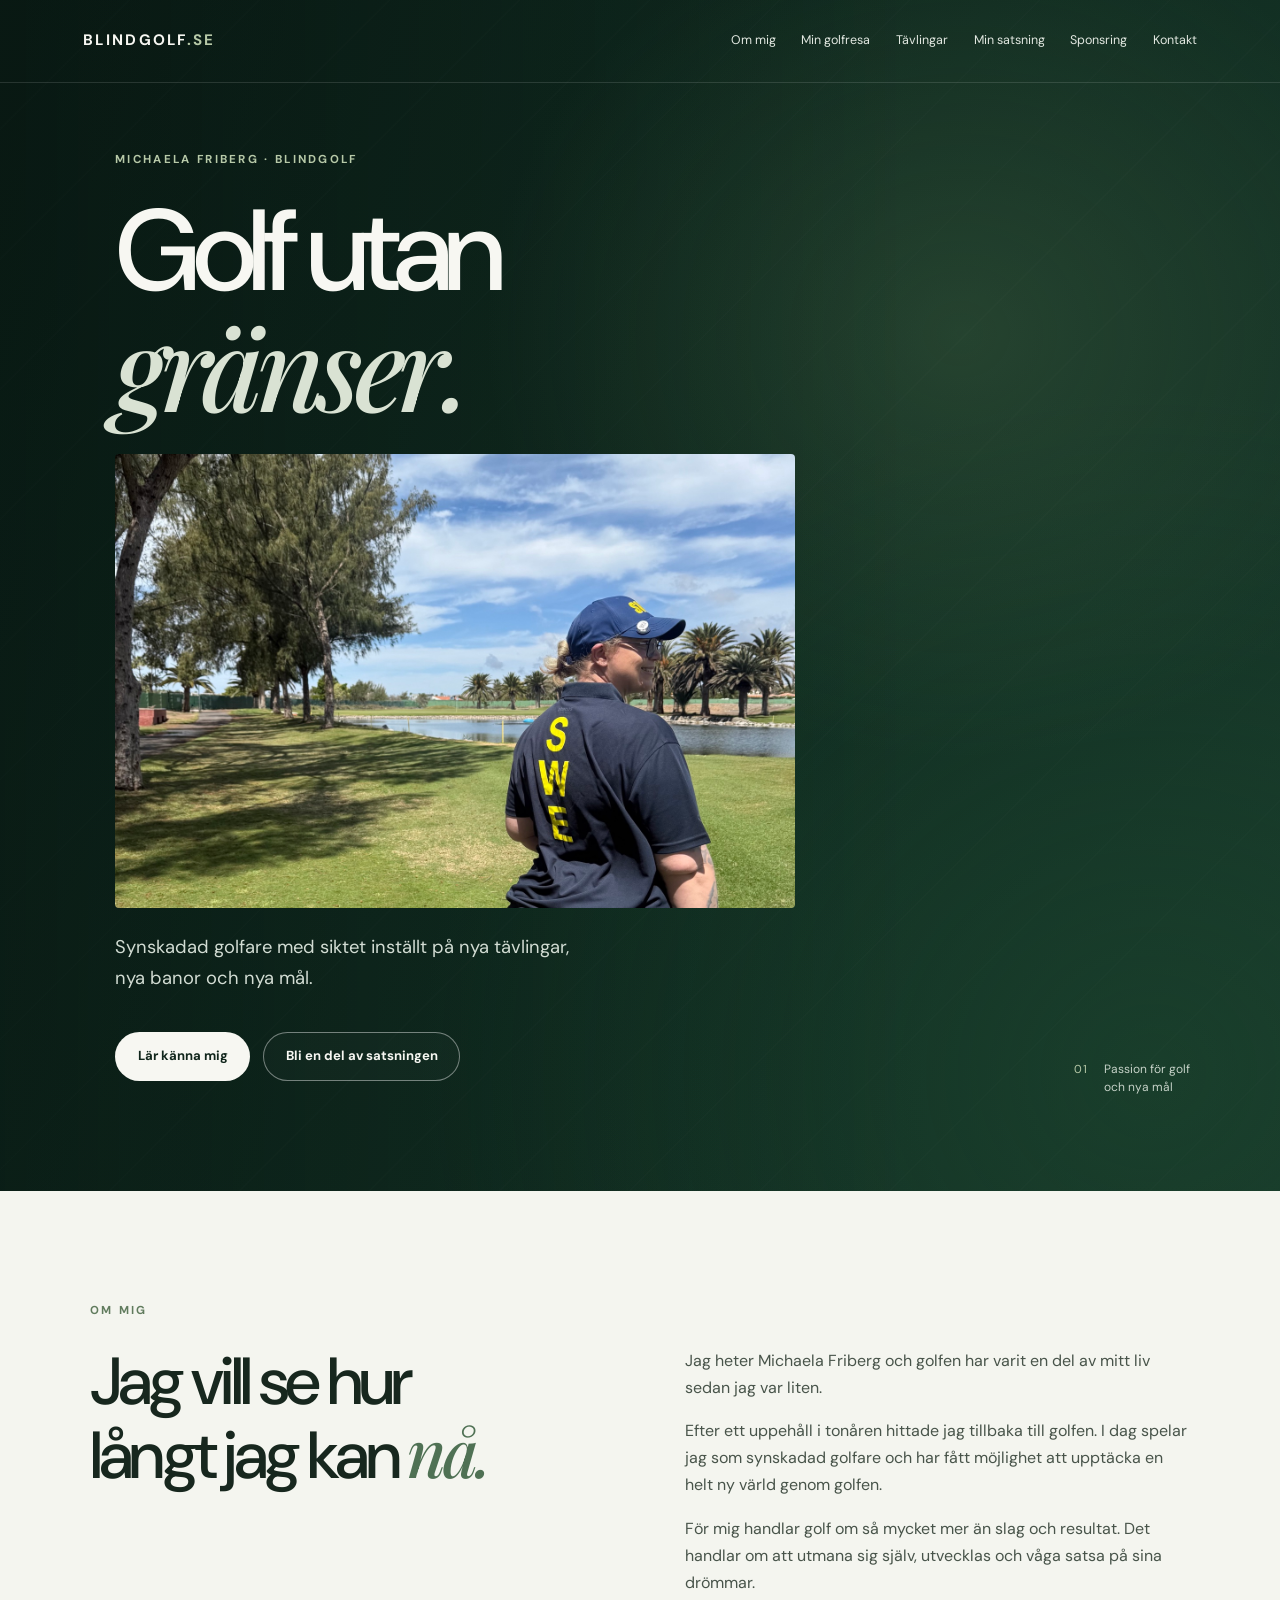
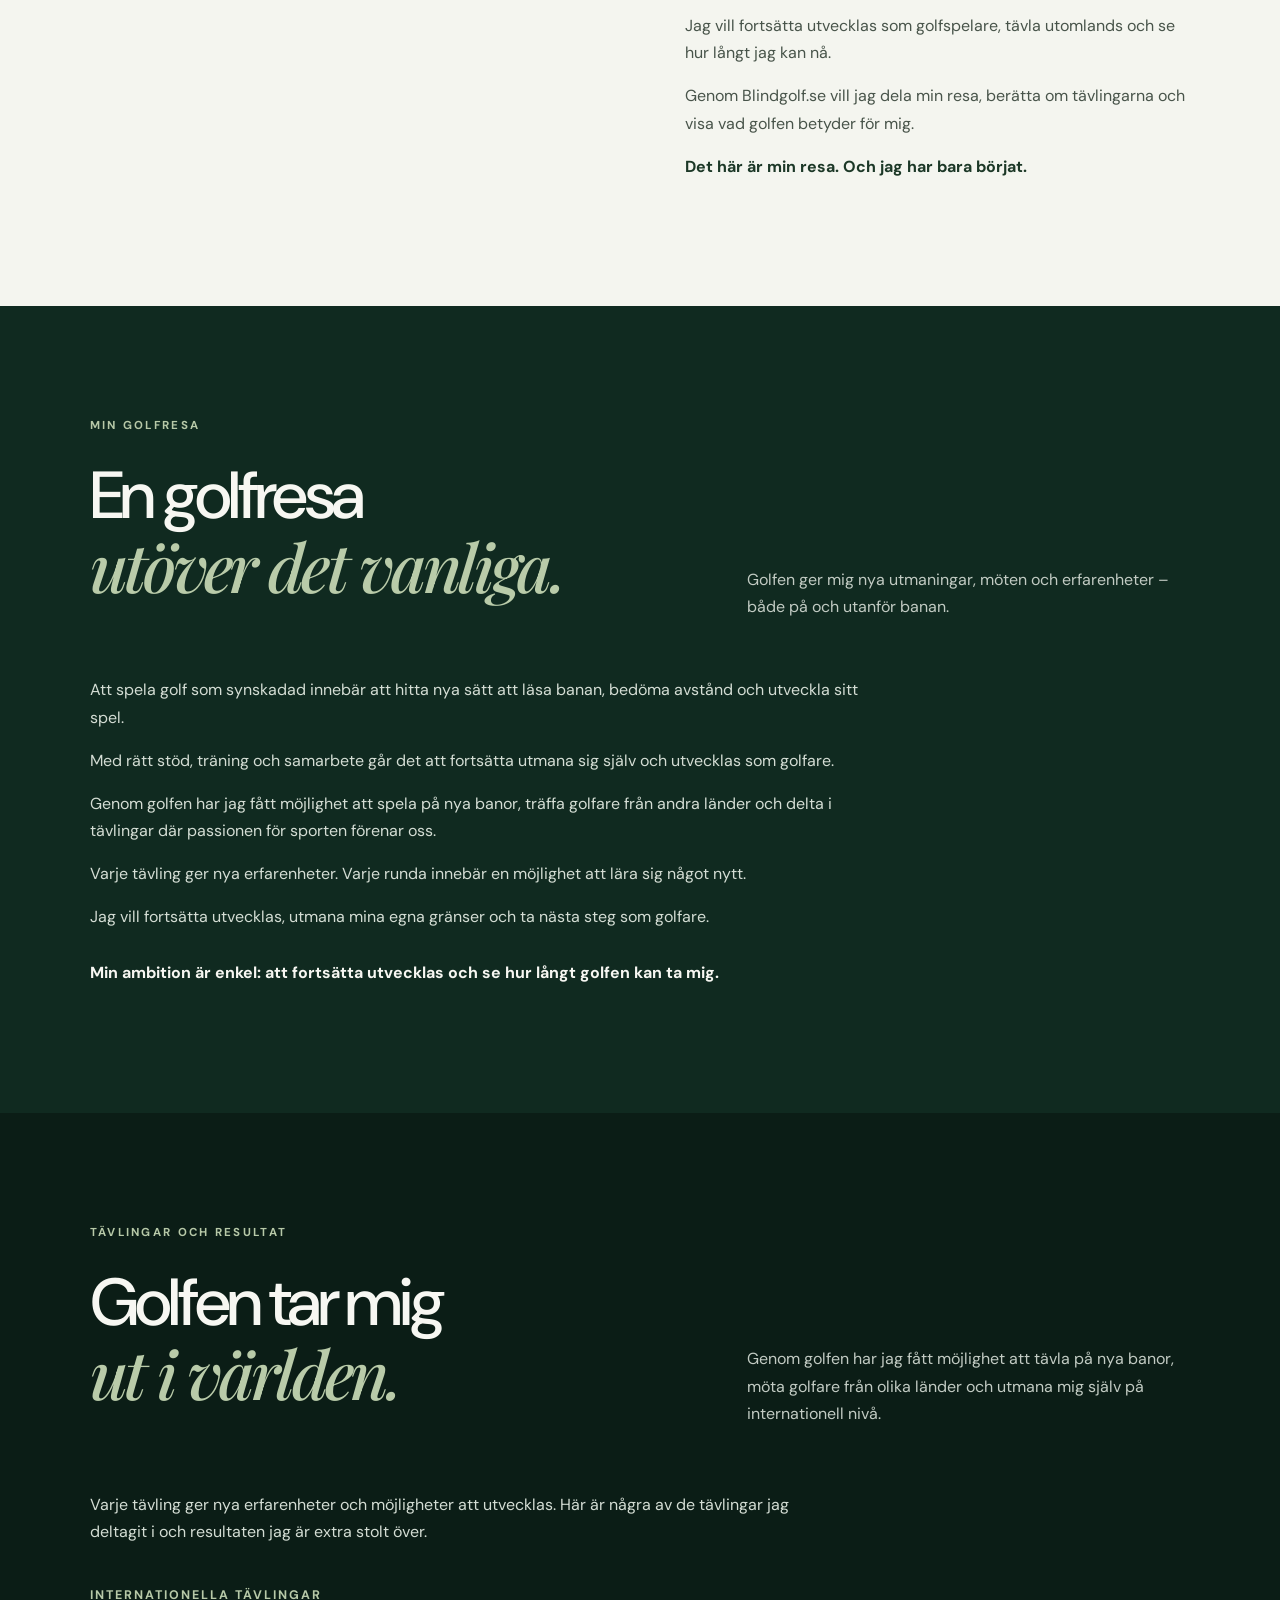
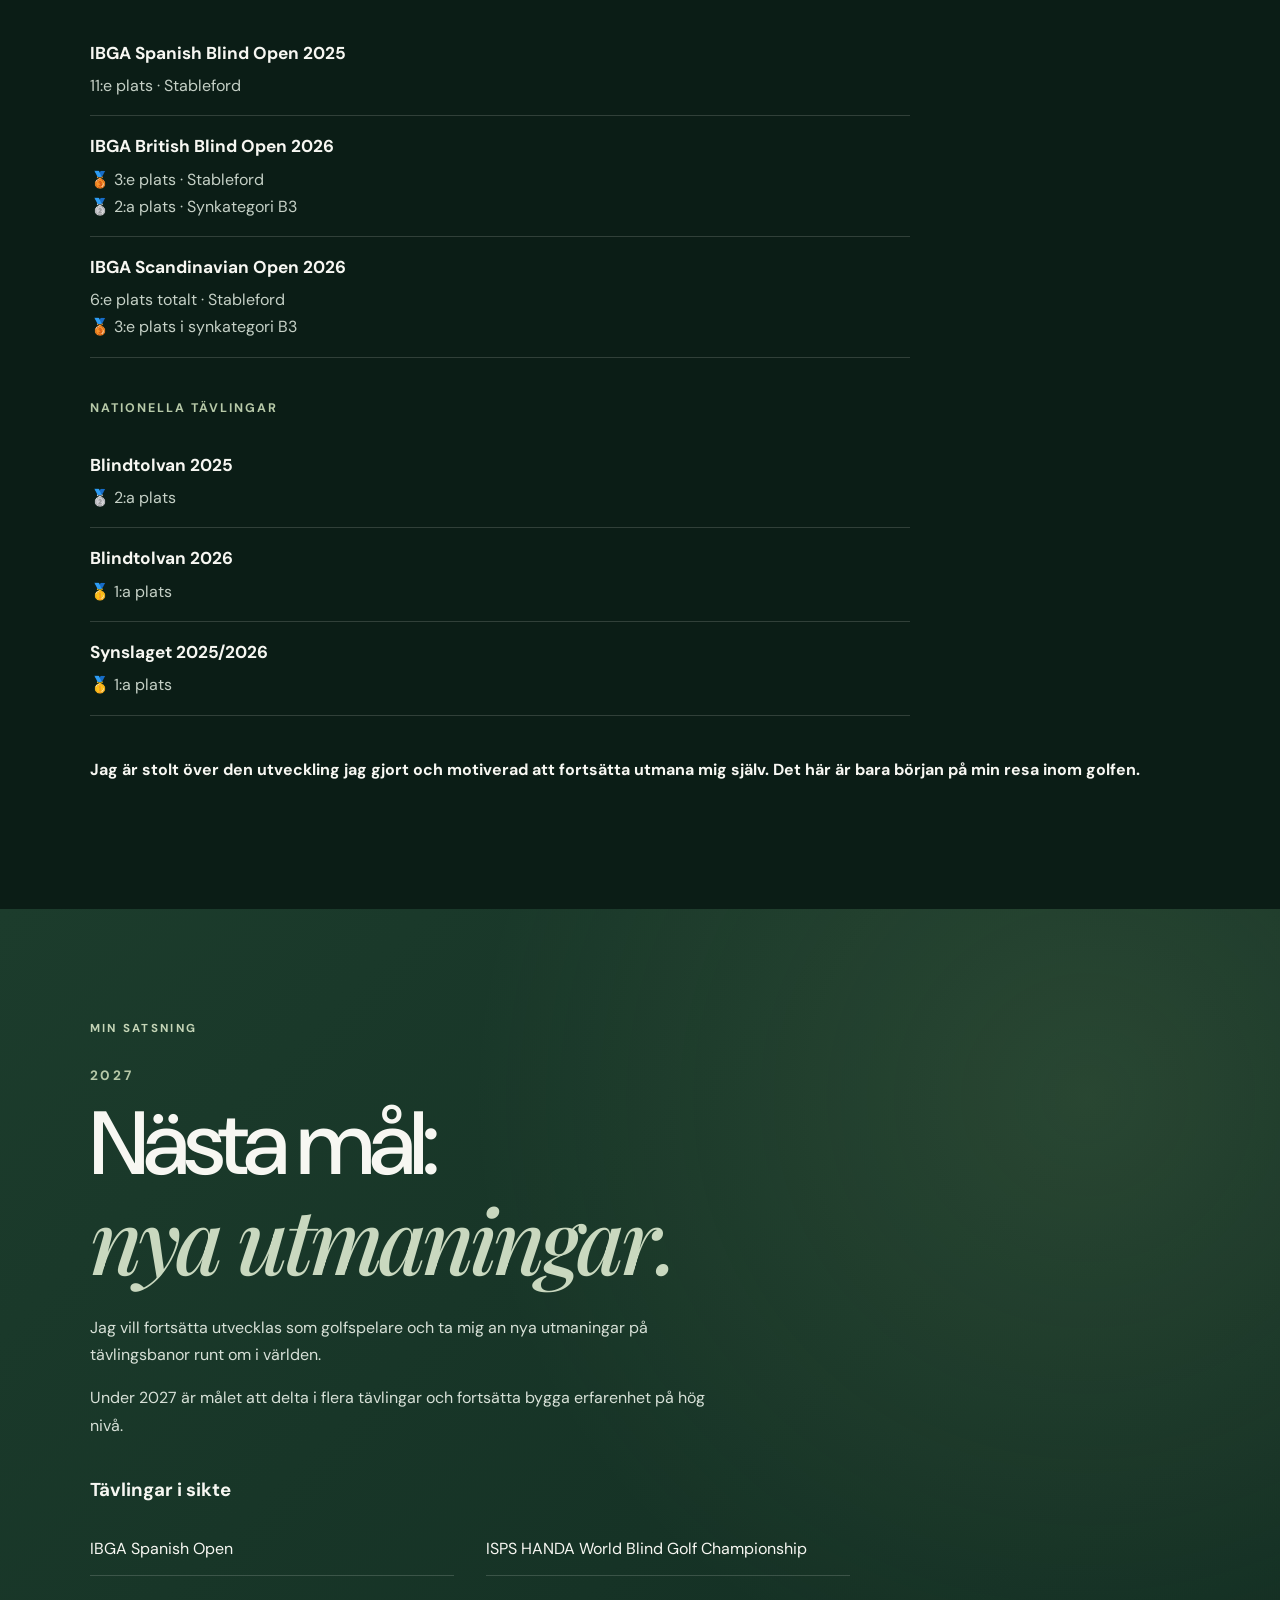
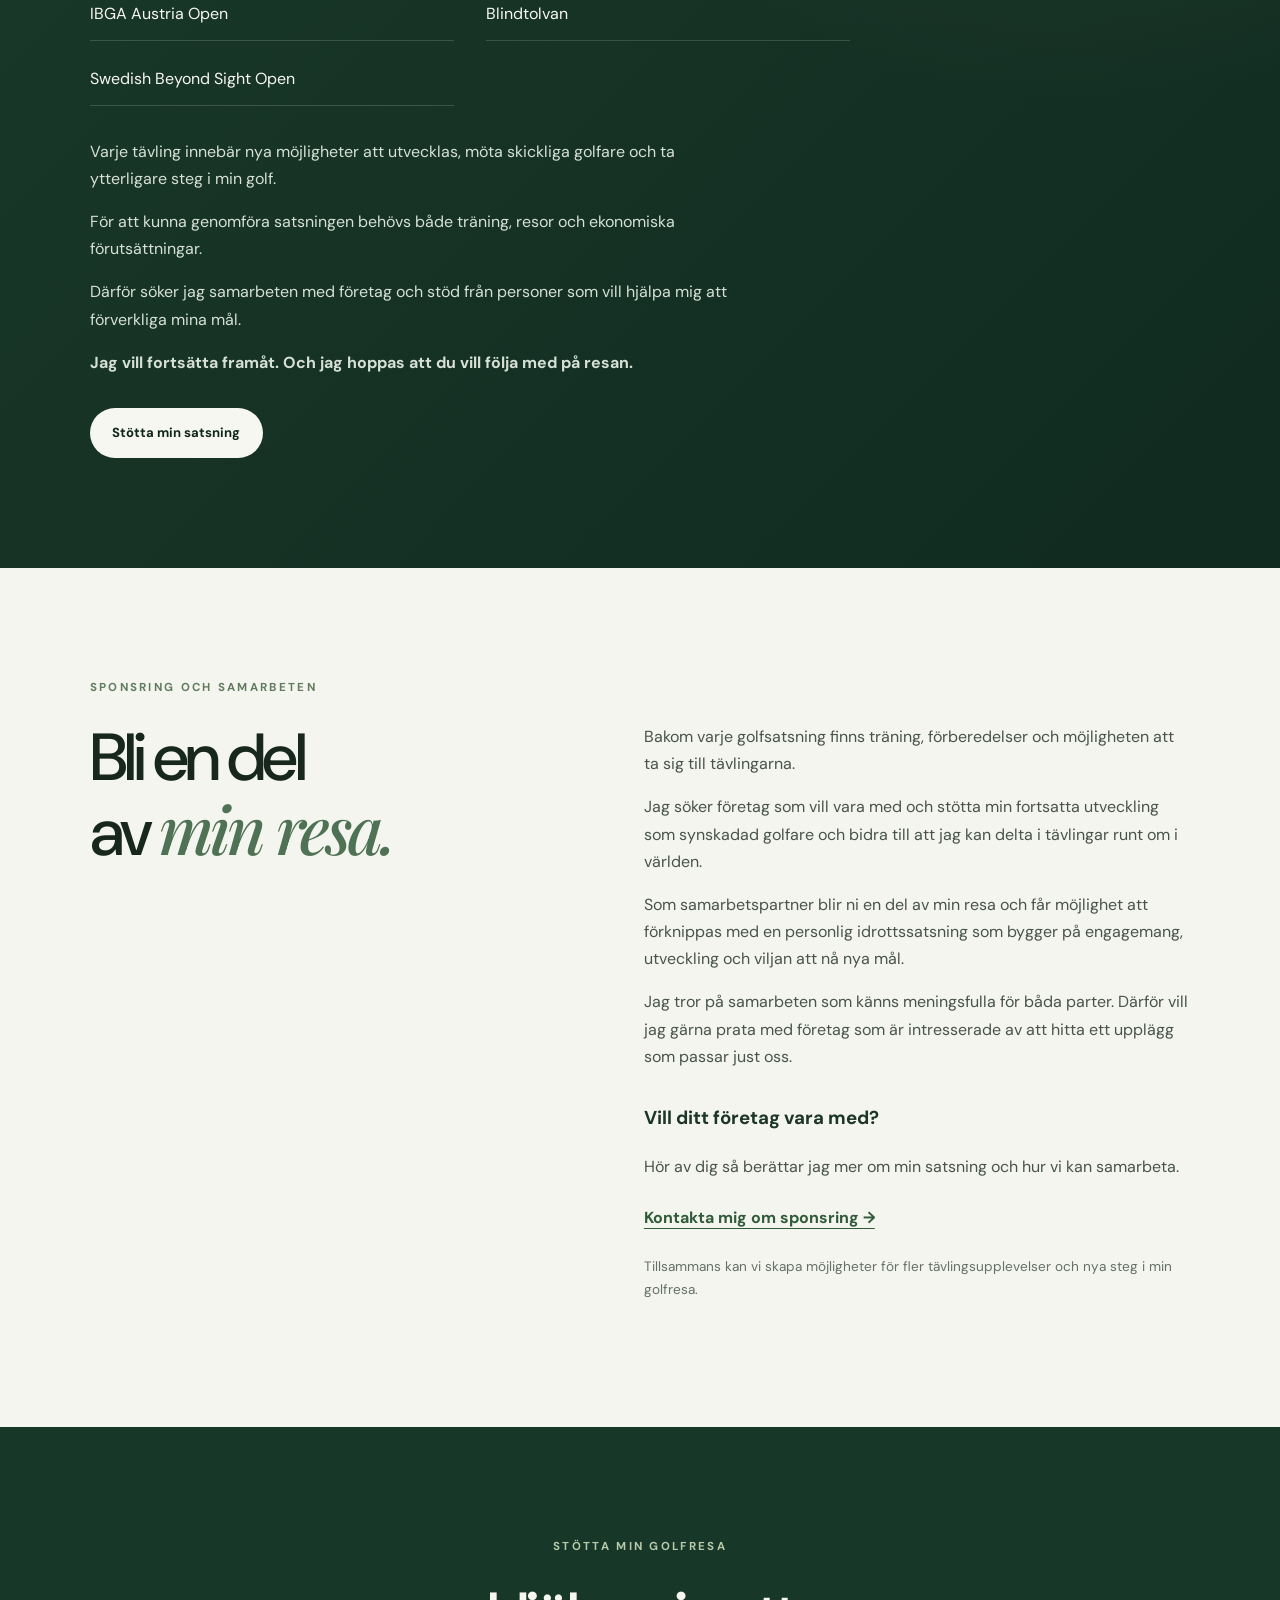
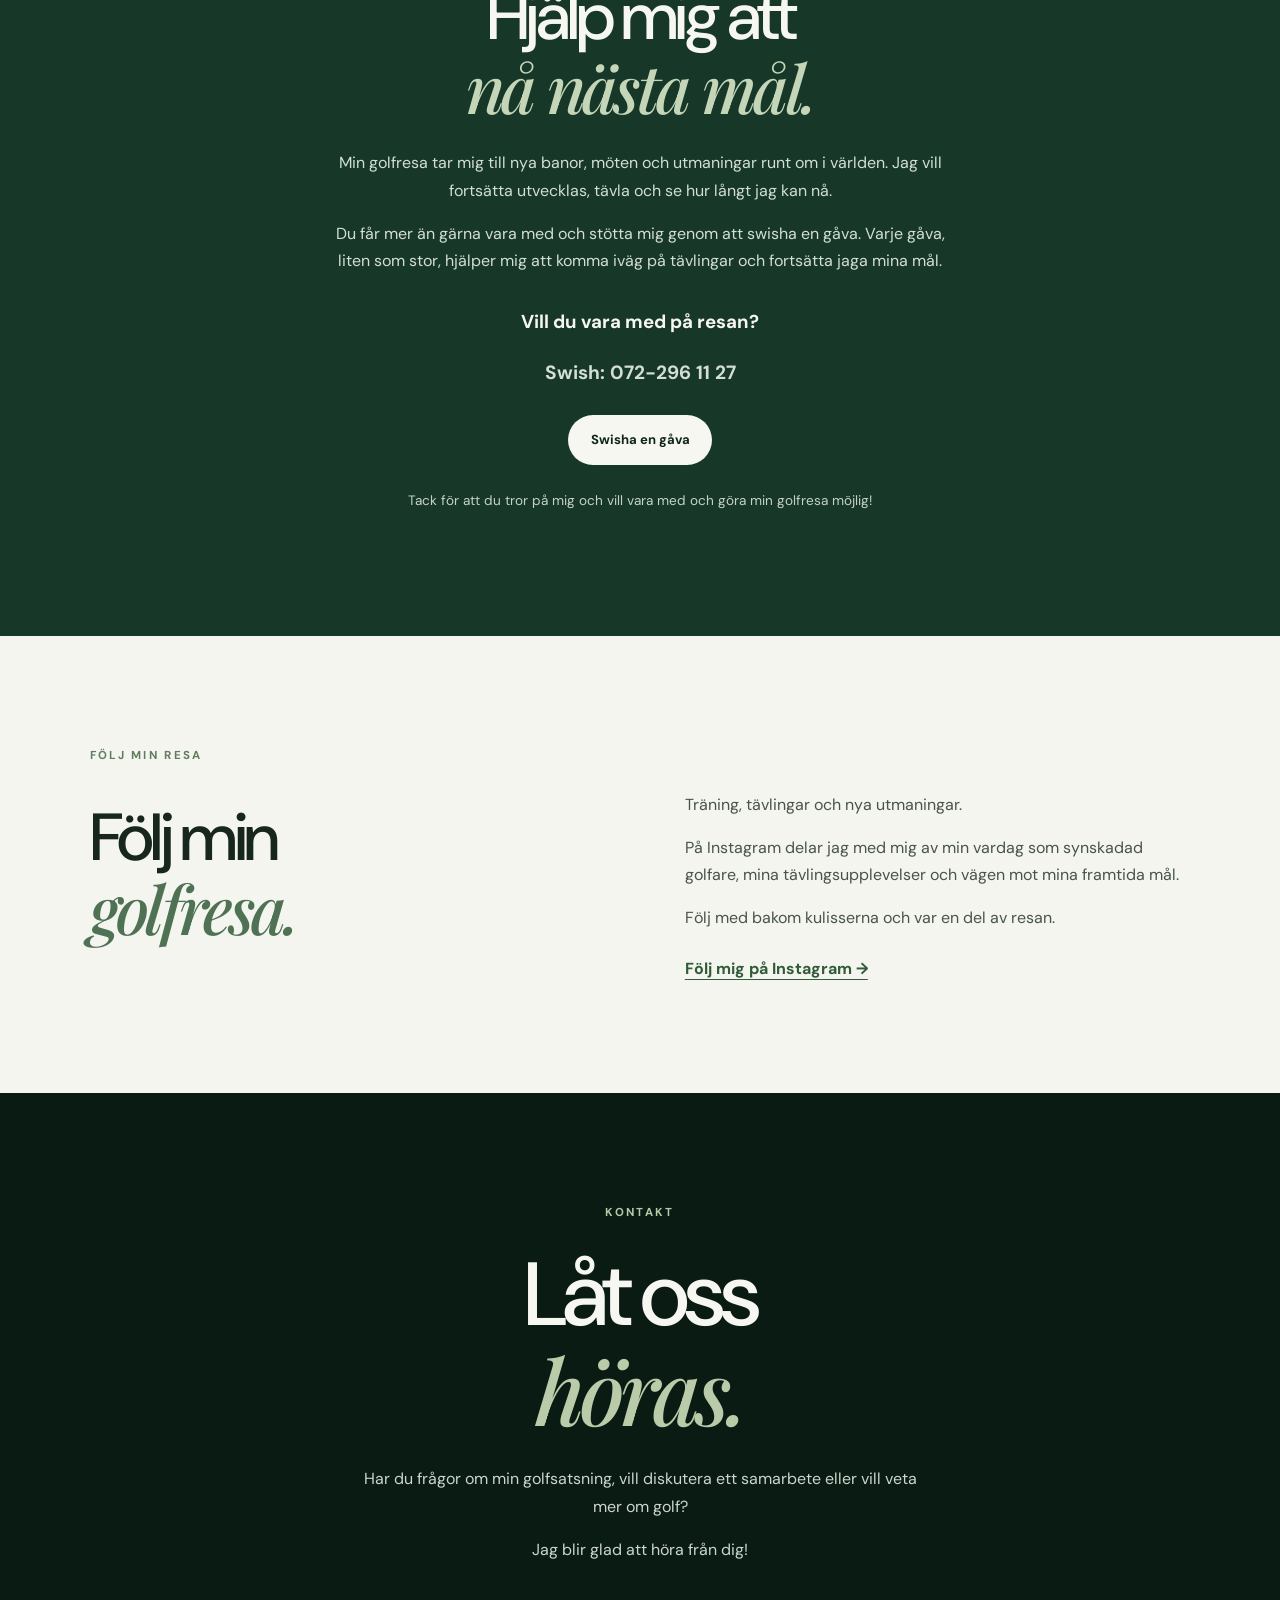
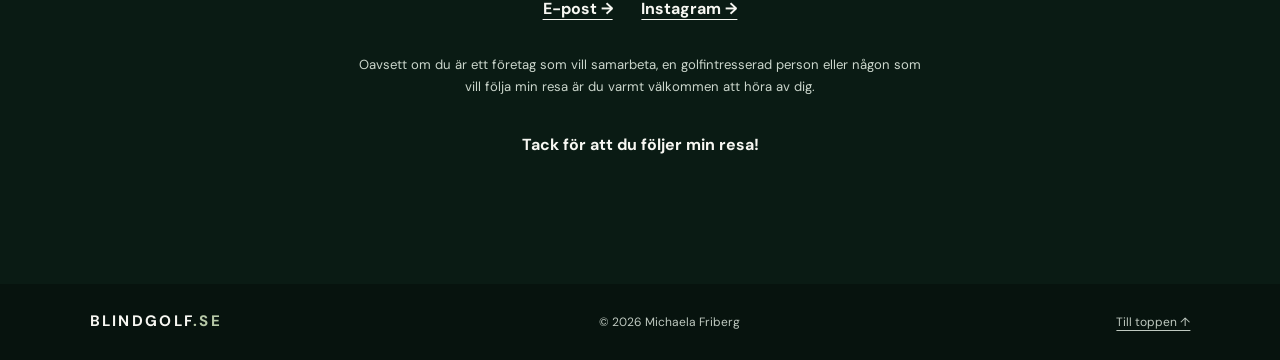
<file: index.html>
<!DOCTYPE html>
<html lang="sv">
<head>
  <meta charset="UTF-8">
  <meta name="viewport" content="width=device-width, initial-scale=1.0">
  <meta name="description" content="Michaela Friberg – synskadad golfare. Följ min golfresa, tävlingar och satsning mot 2027.">
  <meta name="theme-color" content="#102a20">
  <title>Blindgolf.se | Michaela Friberg</title>
  <link rel="stylesheet" href="style.css">
</head>
<body>
  <a class="skip-link" href="#innehall">Hoppa till innehållet</a>
  <header class="site-header">
    <a class="logo" href="#top" aria-label="Blindgolf.se – till startsidan">BLINDGOLF<span>.SE</span></a>
    <nav aria-label="Huvudmeny">
      <a href="#om-mig">Om mig</a>
      <a href="#golfresa">Min golfresa</a>
      <a href="#tavlingar">Tävlingar</a>
      <a href="#satsning">Min satsning</a>
      <a href="#sponsring">Sponsring</a>
      <a href="#kontakt">Kontakt</a>
    </nav>
  </header>

  <main id="innehall">
    <section class="hero" id="top" aria-labelledby="hero-title">
      <div class="hero-content">
        <p class="eyebrow">MICHAELA FRIBERG · BLINDGOLF</p>
        <h1 id="hero-title">Golf utan<br><em>gränser.</em></h1>
        <img class="hero-photo" src="golf-resa.jpeg" alt="Michaela på golfbanan i soligt väder">
        <p class="hero-text">Synskadad golfare med siktet inställt på nya tävlingar, nya banor och nya mål.</p>
        <div class="hero-buttons">
          <a class="button button-light" href="#om-mig">Lär känna mig</a>
          <a class="button button-outline" href="#sponsring">Bli en del av satsningen</a>
        </div>
      </div>
      <div class="hero-note"><span>01</span><p>Passion för golf<br>och nya mål</p></div>
    </section>

    <section class="intro section" id="om-mig">
      <div class="section-label">OM MIG</div>
      <div class="intro-grid">
        <div><h2>Jag vill se hur<br>långt jag kan <em>nå.</em></h2></div>
        <div class="intro-copy">
          <p>Jag heter Michaela Friberg och golfen har varit en del av mitt liv sedan jag var liten.</p>
          <p>Efter ett uppehåll i tonåren hittade jag tillbaka till golfen. I dag spelar jag som synskadad golfare och har fått möjlighet att upptäcka en helt ny värld genom golfen.</p>
          <p>För mig handlar golf om så mycket mer än slag och resultat. Det handlar om att utmana sig själv, utvecklas och våga satsa på sina drömmar.</p>
          <p>Jag vill fortsätta utvecklas som golfspelare, tävla utomlands och se hur långt jag kan nå.</p>
          <p>Genom Blindgolf.se vill jag dela min resa, berätta om tävlingarna och visa vad golfen betyder för mig.</p>
          <p class="closing-line">Det här är min resa. Och jag har bara börjat.</p>
        </div>
      </div>
    </section>

    <section class="golf section" id="golfresa">
      <div class="section-label">MIN GOLFRESA</div>
      <div class="section-heading">
        <h2>En golfresa<br><em>utöver det vanliga.</em></h2>
        <p>Golfen ger mig nya utmaningar, möten och erfarenheter – både på och utanför banan.</p>
      </div>
      <div class="story-copy">
        <p>Att spela golf som synskadad innebär att hitta nya sätt att läsa banan, bedöma avstånd och utveckla sitt spel.</p>
        <p>Med rätt stöd, träning och samarbete går det att fortsätta utmana sig själv och utvecklas som golfare.</p>
        <p>Genom golfen har jag fått möjlighet att spela på nya banor, träffa golfare från andra länder och delta i tävlingar där passionen för sporten förenar oss.</p>
        <p>Varje tävling ger nya erfarenheter. Varje runda innebär en möjlighet att lära sig något nytt.</p>
        <p>Jag vill fortsätta utvecklas, utmana mina egna gränser och ta nästa steg som golfare.</p>
        <p class="closing-line">Min ambition är enkel: att fortsätta utvecklas och se hur långt golfen kan ta mig.</p>
      </div>
    </section>

    <section class="tournaments section" id="tavlingar">
      <div class="section-label">TÄVLINGAR OCH RESULTAT</div>
      <div class="section-heading">
        <h2>Golfen tar mig<br><em>ut i världen.</em></h2>
        <p>Genom golfen har jag fått möjlighet att tävla på nya banor, möta golfare från olika länder och utmana mig själv på internationell nivå.</p>
      </div>
      <div class="tournament-results">
        <p>Varje tävling ger nya erfarenheter och möjligheter att utvecklas. Här är några av de tävlingar jag deltagit i och resultaten jag är extra stolt över.</p>
        <h3>INTERNATIONELLA TÄVLINGAR</h3>
        <article class="result-item"><h4>IBGA Spanish Blind Open 2025</h4><p>11:e plats · Stableford</p></article>
        <article class="result-item"><h4>IBGA British Blind Open 2026</h4><p>🥉 3:e plats · Stableford<br>🥈 2:a plats · Synkategori B3</p></article>
        <article class="result-item"><h4>IBGA Scandinavian Open 2026</h4><p>6:e plats totalt · Stableford<br>🥉 3:e plats i synkategori B3</p></article>
        <h3>NATIONELLA TÄVLINGAR</h3>
        <article class="result-item"><h4>Blindtolvan 2025</h4><p>🥈 2:a plats</p></article>
        <article class="result-item"><h4>Blindtolvan 2026</h4><p>🥇 1:a plats</p></article>
        <article class="result-item"><h4>Synslaget 2025/2026</h4><p>🥇 1:a plats</p></article>
      </div>
      <p class="closing-line tournament-end">Jag är stolt över den utveckling jag gjort och motiverad att fortsätta utmana mig själv. Det här är bara början på min resa inom golfen.</p>
    </section>

    <section class="goal section" id="satsning">
      <div class="goal-inner">
        <div class="section-label light-label">MIN SATSNING</div>
        <p class="goal-kicker">2027</p>
        <h2>Nästa mål:<br><em>nya utmaningar.</em></h2>
        <p class="goal-copy">Jag vill fortsätta utvecklas som golfspelare och ta mig an nya utmaningar på tävlingsbanor runt om i världen.</p>
        <p>Under 2027 är målet att delta i flera tävlingar och fortsätta bygga erfarenhet på hög nivå.</p>
        <h3 class="list-heading">Tävlingar i sikte</h3>
        <ul class="event-list">
          <li>IBGA Spanish Open</li>
          <li>ISPS HANDA World Blind Golf Championship</li>
          <li>IBGA Austria Open</li>
          <li>Blindtolvan</li>
          <li>Swedish Beyond Sight Open</li>
        </ul>
        <p>Varje tävling innebär nya möjligheter att utvecklas, möta skickliga golfare och ta ytterligare steg i min golf.</p>
        <p>För att kunna genomföra satsningen behövs både träning, resor och ekonomiska förutsättningar.</p>
        <p>Därför söker jag samarbeten med företag och stöd från personer som vill hjälpa mig att förverkliga mina mål.</p>
        <p class="closing-line">Jag vill fortsätta framåt. Och jag hoppas att du vill följa med på resan.</p>
        <a class="button button-light" href="#sponsring">Stötta min satsning</a>
      </div>
    </section>

    <section class="sponsor section" id="sponsring">
      <div class="section-label">SPONSRING OCH SAMARBETEN</div>
      <div class="sponsor-grid">
        <div><h2>Bli en del<br>av <em>min resa.</em></h2></div>
        <div class="sponsor-copy">
          <p>Bakom varje golfsatsning finns träning, förberedelser och möjligheten att ta sig till tävlingarna.</p>
          <p>Jag söker företag som vill vara med och stötta min fortsatta utveckling som synskadad golfare och bidra till att jag kan delta i tävlingar runt om i världen.</p>
          <p>Som samarbetspartner blir ni en del av min resa och får möjlighet att förknippas med en personlig idrottssatsning som bygger på engagemang, utveckling och viljan att nå nya mål.</p>
          <p>Jag tror på samarbeten som känns meningsfulla för båda parter. Därför vill jag gärna prata med företag som är intresserade av att hitta ett upplägg som passar just oss.</p>
          <h3>Vill ditt företag vara med?</h3>
          <p>Hör av dig så berättar jag mer om min satsning och hur vi kan samarbeta.</p>
          <a class="text-link" href="mailto:michaela@blindgolf.se">Kontakta mig om sponsring →</a>
          <p class="small-note">Tillsammans kan vi skapa möjligheter för fler tävlingsupplevelser och nya steg i min golfresa.</p>
        </div>
      </div>
    </section>

    <section class="donate section" id="stod">
      <div class="donate-inner">
        <div class="section-label">STÖTTA MIN GOLFRESA</div>
        <h2>Hjälp mig att<br><em>nå nästa mål.</em></h2>
        <p>Min golfresa tar mig till nya banor, möten och utmaningar runt om i världen. Jag vill fortsätta utvecklas, tävla och se hur långt jag kan nå.</p>
        <p>Du får mer än gärna vara med och stötta mig genom att swisha en gåva. Varje gåva, liten som stor, hjälper mig att komma iväg på tävlingar och fortsätta jaga mina mål.</p>
        <h3>Vill du vara med på resan?</h3>
        <p class="swish-number">Swish: <a href="tel:+46722961127">072-296 11 27</a></p>
        <a class="button button-light" href="https://app.swish.nu/1/p/sw/?sw=0722961127" target="_blank" rel="noopener">Swisha en gåva</a>
        <p class="small-note">Tack för att du tror på mig och vill vara med och göra min golfresa möjlig!</p>
      </div>
    </section>

    <section class="instagram section" id="instagram">
      <div class="section-label">FÖLJ MIN RESA</div>
      <div class="instagram-grid">
        <h2>Följ min<br><em>golfresa.</em></h2>
        <div>
          <p>Träning, tävlingar och nya utmaningar.</p>
          <p>På Instagram delar jag med mig av min vardag som synskadad golfare, mina tävlingsupplevelser och vägen mot mina framtida mål.</p>
          <p>Följ med bakom kulisserna och var en del av resan.</p>
          <a class="text-link" href="https://www.instagram.com/blindgolf.friberg/" target="_blank" rel="noopener">Följ mig på Instagram →</a>
        </div>
      </div>
    </section>

    <section class="contact section" id="kontakt">
      <div class="contact-inner">
        <div class="section-label">KONTAKT</div>
        <h2>Låt oss<br><em>höras.</em></h2>
        <p>Har du frågor om min golfsatsning, vill diskutera ett samarbete eller vill veta mer om golf?</p>
        <p>Jag blir glad att höra från dig!</p>
        <div class="contact-links">
          <a href="mailto:michaela@blindgolf.se">E-post →</a>
          <a href="https://www.instagram.com/blindgolf.friberg/" target="_blank" rel="noopener">Instagram →</a>
        </div>
        <p class="small-note">Oavsett om du är ett företag som vill samarbeta, en golfintresserad person eller någon som vill följa min resa är du varmt välkommen att höra av dig.</p>
        <p class="closing-line">Tack för att du följer min resa!</p>
      </div>
    </section>
  </main>

  <footer>
    <a class="footer-logo" href="#top">BLINDGOLF<span>.SE</span></a>
    <p>© 2026 Michaela Friberg</p>
    <a href="#top" class="back-top">Till toppen ↑</a>
  </footer>
</body>
</html>
</file>
<file: style.css>
@import url('https://fonts.googleapis.com/css2?family=DM+Sans:wght@400;500;600;700&family=Playfair+Display:ital,wght@0,500;0,600;1,500;1,600&display=swap');

:root {
  --green: #102a20;
  --green-deep: #091b15;
  --green-soft: #1b3b2d;
  --white: #f7f7f2;
  --muted: #c2cbc3;
  --accent: #b7c9a8;
  --line: rgba(247,247,242,.16);
  --content: 1160px;
}
* { box-sizing: border-box; }
html { scroll-behavior: smooth; scroll-padding-top: 90px; }
body { margin: 0; background: var(--green-deep); color: var(--white); font-family: 'DM Sans', Arial, sans-serif; line-height: 1.7; }
a { color: inherit; }
.skip-link { position: absolute; top: -100px; left: 1rem; z-index: 100; padding: .8rem 1rem; background: var(--white); color: var(--green-deep); }
.skip-link:focus { top: 1rem; }
.site-header { position: absolute; z-index: 10; top: 0; left: 0; width: 100%; display: flex; align-items: center; justify-content: space-between; gap: 2rem; padding: 28px 6.5%; border-bottom: 1px solid rgba(255,255,255,.12); }
.logo, .footer-logo { text-decoration: none; font-size: .95rem; font-weight: 700; letter-spacing: .15em; white-space: nowrap; }
.logo span, .footer-logo span { color: var(--accent); }
nav { display: flex; align-items: center; gap: clamp(.8rem, 2vw, 1.7rem); }
nav a { text-decoration: none; font-size: .78rem; color: #e2e8e1; transition: color .2s; }
nav a:hover, nav a:focus-visible { color: var(--accent); }
.hero { min-height: 740px; min-height: 100svh; position: relative; display: flex; align-items: center; overflow: hidden; padding: 150px 9% 110px; background: radial-gradient(ellipse at 75% 28%, rgba(89,123,83,.28), transparent 35%), radial-gradient(ellipse at 90% 90%, rgba(29,72,48,.45), transparent 45%), linear-gradient(115deg, #0a1b15 0%, #102b20 54%, #173829 100%); }
.hero::before { content: ""; position: absolute; inset: 0; background: linear-gradient(90deg, rgba(5,19,14,.35), transparent 72%), repeating-linear-gradient(135deg, transparent 0 90px, rgba(255,255,255,.012) 91px 92px); pointer-events: none; }
.hero-content { position: relative; z-index: 1; max-width: 720px; }
.eyebrow, .section-label { margin: 0 0 1.6rem; color: var(--accent); font-size: .72rem; font-weight: 700; letter-spacing: .2em; text-transform: uppercase; }
h1, h2, h3, p { margin-top: 0; }
h1 { margin-bottom: 1.5rem; font-size: clamp(4rem, 9vw, 7.6rem); line-height: .98; letter-spacing: -.065em; font-weight: 500; }
h1 em, h2 em { font-family: 'Playfair Display', Georgia, serif; font-weight: 500; }
h1 em { color: #d9e2d3; }
.hero-text { max-width: 470px; margin-bottom: 2.3rem; color: #d2dcd3; font-size: clamp(1rem, 1.6vw, 1.15rem); }
.hero-buttons { display: flex; flex-wrap: wrap; gap: .8rem; }
.button { display: inline-flex; justify-content: center; align-items: center; min-height: 48px; padding: .8rem 1.35rem; border: 1px solid transparent; border-radius: 999px; text-decoration: none; font-size: .82rem; font-weight: 700; transition: transform .2s, background .2s; }
.button:hover { transform: translateY(-2px); }
.button-light { background: var(--white); color: #10251b; }
.button-light:hover { background: #dce6d7; }
.button-outline { border-color: rgba(255,255,255,.42); color: var(--white); background: rgba(255,255,255,.02); }
.button-outline:hover { background: rgba(255,255,255,.1); }
.hero-note { position: absolute; right: 7%; bottom: 8%; display: flex; align-items: flex-start; gap: 1rem; color: #c6d2c8; }
.hero-note span { color: var(--accent); font-size: .72rem; letter-spacing: .12em; }
.hero-note p { margin: 0; font-size: .75rem; line-height: 1.5; }
.section { padding: 110px max(7%, calc((100% - var(--content))/2)); }
.intro { background: #f4f5ef; color: #17271e; }
.intro .section-label, .sponsor .section-label, .instagram .section-label { color: #607b5d; }
.intro-grid, .sponsor-grid, .instagram-grid { display: grid; grid-template-columns: 1fr 1fr; gap: clamp(2rem, 7vw, 7rem); align-items: start; }
h2 { margin-bottom: 1.4rem; font-size: clamp(2.6rem, 5.2vw, 4.6rem); line-height: 1.05; letter-spacing: -.055em; font-weight: 500; }
.intro h2 em, .sponsor h2 em, .instagram h2 em { color: #4f7154; }
.intro-copy { max-width: 570px; color: #48544a; }
.intro-copy p, .story-copy p, .sponsor-copy p { margin-bottom: 1rem; }
.closing-line { font-weight: 700; color: inherit; }
.intro .closing-line { color: #1c3827; }
.golf { background: #102a20; }
.section-heading { display: grid; grid-template-columns: 1.1fr .8fr; gap: 3rem; align-items: end; margin-bottom: 3rem; }
.section-heading p { max-width: 440px; margin-bottom: .5rem; color: var(--muted); }
.golf h2 em, .tournaments h2 em { color: #b9cba9; }
.story-copy { max-width: 780px; color: #d4ddd4; }
.story-copy .closing-line { margin-top: 1.8rem; color: var(--white); }
.tournaments { background: #0b1d16; }
.tournaments .section-heading { margin-bottom: 3.5rem; }
.cards { display: grid; grid-template-columns: repeat(3, 1fr); gap: 1rem; }
.card { min-height: 285px; padding: 2rem; border: 1px solid var(--line); background: linear-gradient(145deg, rgba(255,255,255,.045), rgba(255,255,255,.012)); }
.card-number { margin-bottom: 2rem; color: var(--accent); font-size: .75rem; letter-spacing: .15em; }
.card h3 { font-size: 1.2rem; line-height: 1.35; }
.card p { color: #c5d0c6; font-size: .92rem; }
.card-tag { display: inline-block; margin-top: .8rem; color: var(--accent); font-size: .66rem; font-weight: 700; letter-spacing: .15em; }
.tournament-end { margin-top: 2.5rem; }
.goal { background: radial-gradient(ellipse at 85% 15%, rgba(127,158,105,.18), transparent 40%), linear-gradient(135deg, #1c3c2c, #102a20); }
.goal-inner { max-width: 760px; }
.light-label { color: #c5d5b7; }
.goal-kicker { margin-bottom: .6rem; color: var(--accent); font-size: .85rem; font-weight: 700; letter-spacing: .2em; }
.goal h2 { font-size: clamp(3.4rem, 7vw, 6rem); }
.goal h2 em { color: #c9d8bf; }
.goal-copy, .goal-inner > p:not(.goal-kicker) { max-width: 650px; color: #d7e0d7; }
.list-heading { margin: 2.2rem 0 1rem; }
.event-list { display: grid; grid-template-columns: 1fr 1fr; gap: .7rem 2rem; margin: 0 0 2rem; padding: 0; list-style: none; }
.event-list li { padding: .8rem 0; border-bottom: 1px solid var(--line); }
.goal .button { margin-top: 1rem; }
.sponsor { background: #f4f5ef; color: #17271e; }
.sponsor-grid { grid-template-columns: .85fr 1fr; }
.sponsor-copy { max-width: 590px; color: #48544a; }
.sponsor-copy h3 { margin-top: 2rem; color: #1d3525; }
.text-link { display: inline-block; margin-top: .5rem; color: #315b3a; font-weight: 700; text-decoration-thickness: 1px; text-underline-offset: 5px; }
.small-note { margin-top: 1.5rem; color: #657166; font-size: .85rem; }
.donate { background: #173729; }
.donate-inner { max-width: 700px; margin: 0 auto; text-align: center; }
.donate h2 em { color: #c5d6b8; }
.donate-inner > p { max-width: 620px; margin-left: auto; margin-right: auto; color: #d3ded4; }
.donate h3 { margin-top: 2rem; }
.swish-number { font-size: 1.2rem; font-weight: 700; }
.swish-number a { text-decoration: none; text-underline-offset: 4px; }
.donate .button { margin-top: .4rem; }
.donate .small-note { color: #c5d2c7; }
.instagram { background: #f4f5ef; color: #17271e; }
.instagram-grid { align-items: center; }
.instagram-grid > div { color: #48544a; }
.contact { background: #0a1b14; text-align: center; }
.contact-inner { max-width: 720px; margin: 0 auto; }
.contact h2 { font-size: clamp(3.4rem, 7vw, 6rem); }
.contact h2 em { color: #b9cba9; }
.contact-inner > p { max-width: 570px; margin-left: auto; margin-right: auto; color: #cbd6cc; }
.contact-links { display: flex; justify-content: center; flex-wrap: wrap; gap: 1.8rem; margin: 2rem 0; }
.contact-links a { color: var(--white); font-weight: 700; text-underline-offset: 5px; }
.contact .small-note { font-size: .82rem; }
.contact .closing-line { margin-top: 2rem; color: var(--white); }
footer { display: flex; justify-content: space-between; align-items: center; gap: 1rem; padding: 25px 7%; background: #07130e; color: #bfc9c0; font-size: .75rem; }
footer p { margin: 0; }
.footer-logo { color: var(--white); }
.back-top { text-underline-offset: 4px; }
:focus-visible { outline: 3px solid #d0e4b9; outline-offset: 4px; }

@media (max-width: 900px) {
  .site-header { padding: 22px 5%; align-items: flex-start; }
  nav { justify-content: flex-end; flex-wrap: wrap; gap: .55rem 1rem; }
  nav a { font-size: .72rem; }
  .hero { padding-left: 7%; padding-right: 7%; }
  .section { padding: 85px 7%; }
  .section-heading { grid-template-columns: 1fr; gap: .5rem; }
}
@media (max-width: 640px) {
  .site-header { position: relative; display: block; background: #0a1b14; padding: 18px 6%; }
  nav { justify-content: flex-start; margin-top: 1rem; gap: .6rem 1rem; }
  .hero { min-height: 690px; min-height: 88svh; padding: 90px 7% 100px; }
  h1 { font-size: clamp(3.6rem, 17vw, 5.6rem); }
  .hero-note { right: 7%; bottom: 4%; }
  .section { padding: 72px 7%; }
  .intro-grid, .sponsor-grid, .instagram-grid { grid-template-columns: 1fr; gap: 1.5rem; }
  .cards { grid-template-columns: 1fr; }
  .card { min-height: auto; }
  .event-list { grid-template-columns: 1fr; }
  footer { align-items: flex-start; flex-direction: column; padding: 24px 7%; }
}
@media (prefers-reduced-motion: reduce) {
  html { scroll-behavior: auto; }
  *, *::before, *::after { transition-duration: .01ms !important; animation-duration: .01ms !important; }
}


/* Bildjusteringar – behåll originalmotivets proportioner */
.hero-photo {
  display: block;
  width: 100%;
  max-width: 680px;
  height: auto;
  max-height: none;
  margin: 1.2rem 0 1.5rem;
  object-fit: contain;
  object-position: center;
  border-radius: 4px;
}
.tournament-results {
  max-width: 820px;
  color: #d4ddd4;
}
.tournament-results > p {
  max-width: 720px;
  margin-bottom: 2rem;
}
.tournament-results h3 {
  margin: 2.5rem 0 1rem;
  color: var(--accent);
  font-size: .78rem;
  letter-spacing: .16em;
}
.result-item {
  padding: 1rem 0;
  border-bottom: 1px solid var(--line);
}
.result-item h4 {
  margin: 0 0 .25rem;
  color: var(--white);
  font-size: 1.08rem;
}
.result-item p {
  margin: 0;
  color: #c5d0c6;
}
.swish-qr {
  display: block;
  width: 260px !important;
  max-width: 80% !important;
  height: auto !important;
  max-height: none;
  margin: 1.5rem auto;
  object-fit: contain;
  border-radius: 12px;
}
@media (max-width: 640px) {
  .hero-photo {
    width: 100%;
    max-width: 100%;
    height: auto;
    max-height: none;
    margin: 1rem 0 1.25rem;
  }
  .swish-qr {
    width: 240px !important;
    max-width: 80% !important;
  }
}
</file>
